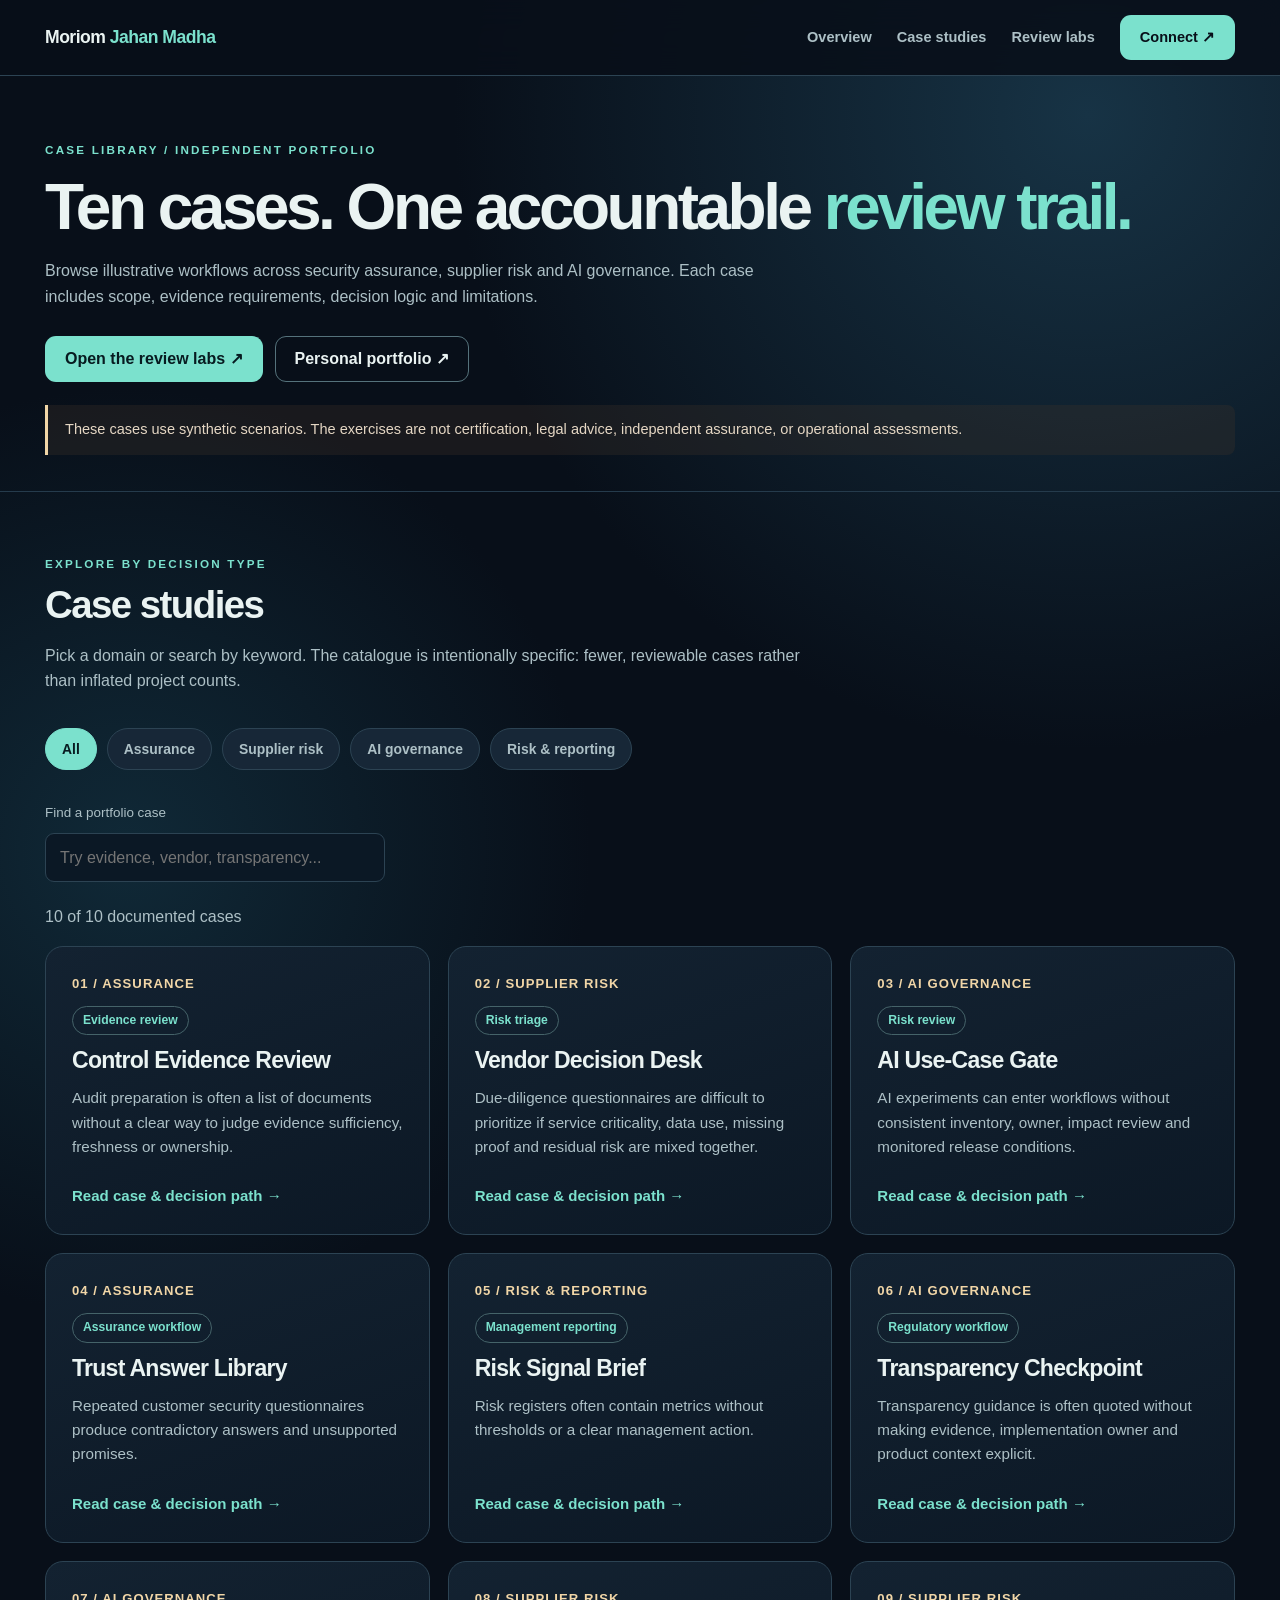
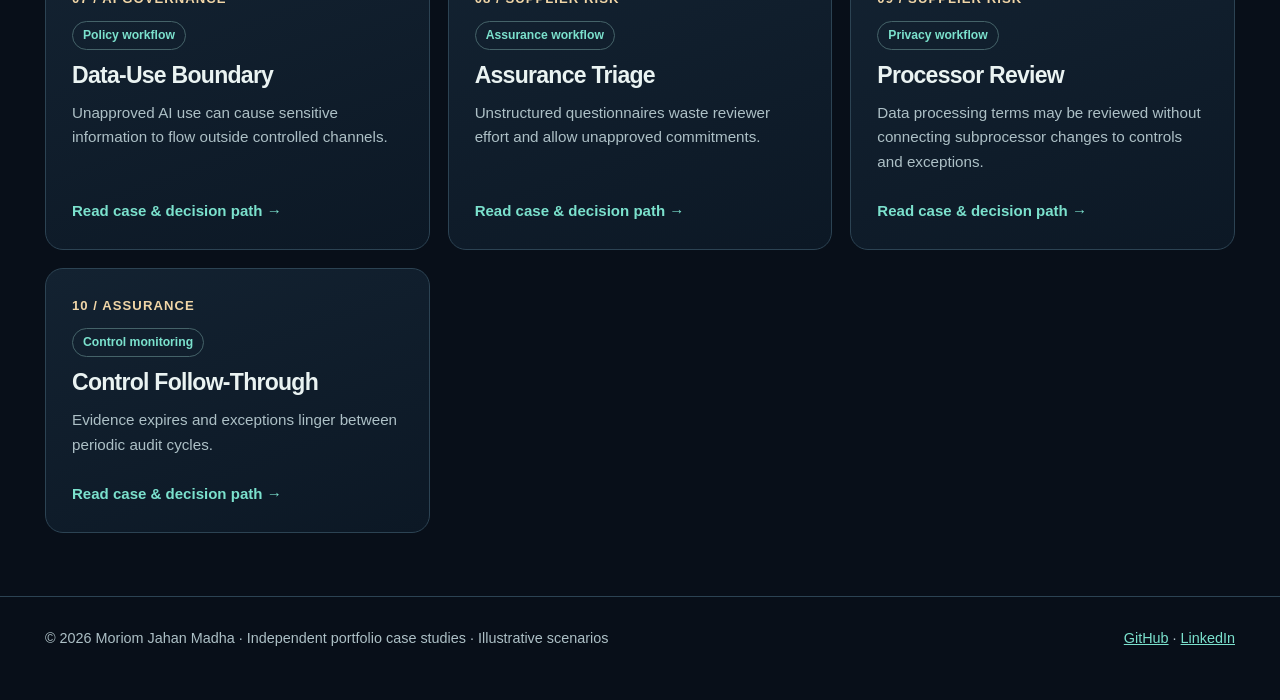
<file: index.html>
<!doctype html><html lang="en"><head><meta charset="utf-8"><meta name="viewport" content="width=device-width, initial-scale=1"><meta name="theme-color" content="#080f19"><meta name="description" content="Moriom Jahan Madha — portfolio case studies in security assurance, third-party risk, evidence reviews and AI governance."><meta property="og:type" content="website"><meta property="og:title" content="Governance Case Library | Moriom Jahan Madha"><meta property="og:description" content="Traceable controls. Reviewable evidence. Accountable decisions."><title>Governance Case Library | Moriom Jahan Madha</title><link rel="stylesheet" href="assets/styles.css"></head><body><a class="skip" href="#content">Skip to content</a><header class="site-nav"><div class="shell nav-row"><a class="brand" href="index.html" aria-label="Moriom Jahan Madha home">Moriom <em>Jahan Madha</em></a><nav class="nav-links" aria-label="Main navigation"><a href="index.html">Overview</a><a href="index.html#projects">Case studies</a><a href="labs.html">Review labs</a><a class="button" href="https://www.linkedin.com/in/alaina-yn/" target="_blank" rel="noopener noreferrer">Connect ↗</a></nav></div></header><main id="content">
<section class="shell page-heading"><div class="eyebrow">Case library / Independent portfolio</div><h1>Ten cases. One accountable <span style="color:var(--mint)">review trail.</span></h1><p>Browse illustrative workflows across security assurance, supplier risk and AI governance. Each case includes scope, evidence requirements, decision logic and limitations.</p><div class="cta-row"><a class="button" href="labs.html">Open the review labs ↗</a><a class="button-outline" href="https://alaina-yn.pages.dev/">Personal portfolio ↗</a></div><div class="notice" style="margin-top:23px">These cases use synthetic scenarios. The exercises are not certification, legal advice, independent assurance, or operational assessments.</div></section>
<section class="section" id="projects"><div class="shell"><div class="section-head"><div class="eyebrow">Explore by decision type</div><h2>Case studies</h2><p>Pick a domain or search by keyword. The catalogue is intentionally specific: fewer, reviewable cases rather than inflated project counts.</p></div><div class="filters" id="filters" role="group" aria-label="Case study filters"><button class="active" data-filter="All" aria-pressed="true">All</button><button data-filter="Assurance" aria-pressed="false">Assurance</button><button data-filter="Supplier Risk" aria-pressed="false">Supplier risk</button><button data-filter="AI Governance" aria-pressed="false">AI governance</button><button data-filter="Risk & Reporting" aria-pressed="false">Risk & reporting</button></div><label for="search" class="small-kicker">Find a portfolio case</label><div style="margin:8px 0 22px"><input class="search" id="search" type="search" placeholder="Try evidence, vendor, transparency..." autocomplete="off"></div><p id="count" class="muted" aria-live="polite"></p><div id="case-grid" class="grid" aria-live="polite"></div></div></section>
<script src="assets/catalogue.js" defer></script></main><footer class="footer"><div class="shell footer-row"><span>© <span id="year"></span> Moriom Jahan Madha · Independent portfolio case studies · Illustrative scenarios</span><span><a href="https://github.com/alaina-yn">GitHub</a> · <a href="https://www.linkedin.com/in/alaina-yn/">LinkedIn</a></span></div></footer><script>document.getElementById('year').textContent=new Date().getFullYear()</script></body></html>
</file>
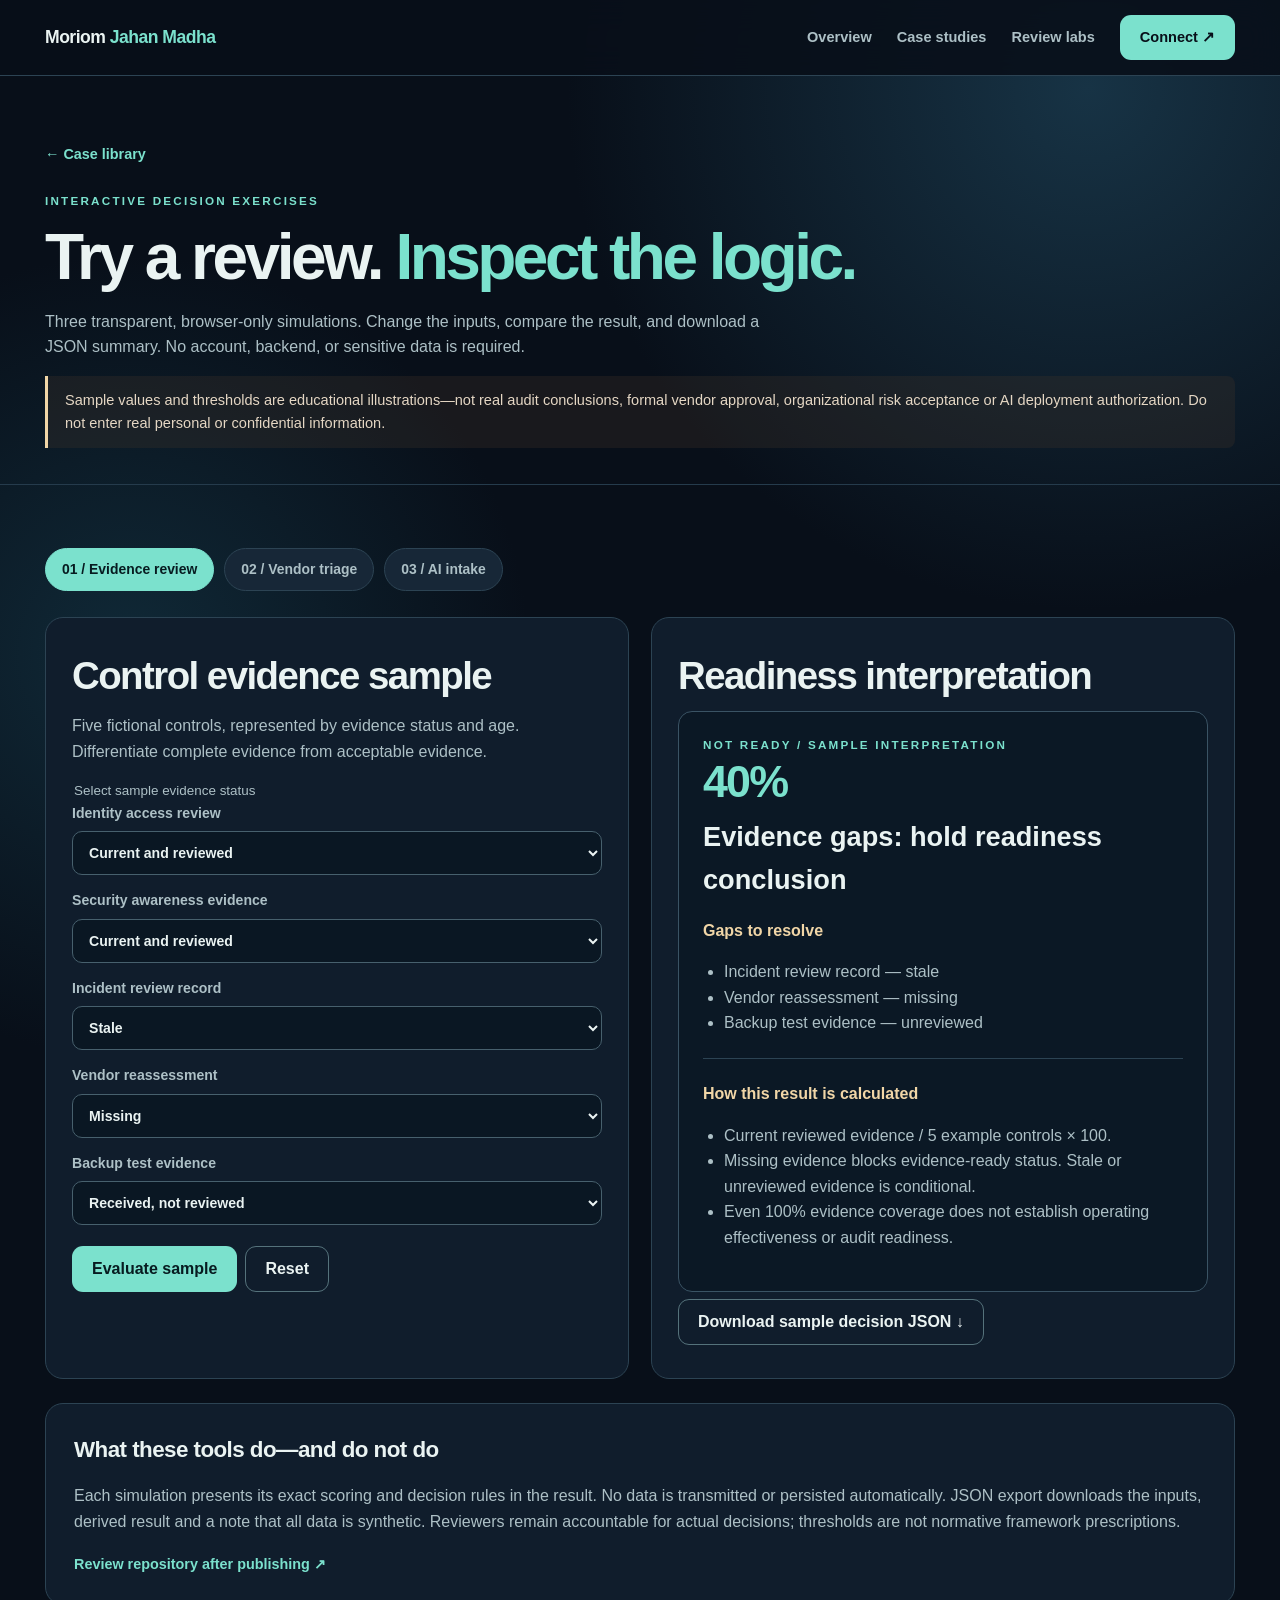
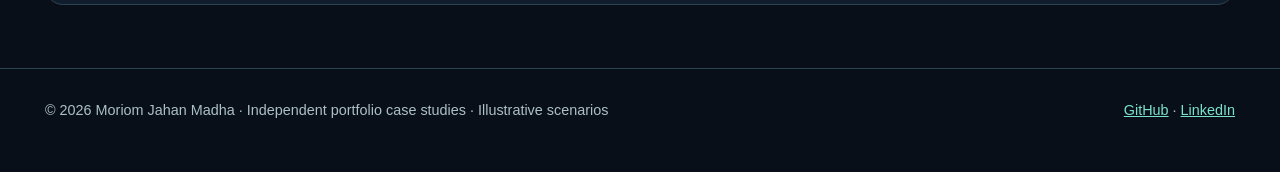
<file: labs.html>
<!doctype html><html lang="en"><head><meta charset="utf-8"><meta name="viewport" content="width=device-width, initial-scale=1"><meta name="theme-color" content="#080f19"><meta name="description" content="Moriom Jahan Madha — portfolio case studies in security assurance, third-party risk, evidence reviews and AI governance."><meta property="og:type" content="website"><meta property="og:title" content="Interactive Review Labs | Moriom Jahan Madha"><meta property="og:description" content="Traceable controls. Reviewable evidence. Accountable decisions."><title>Interactive Review Labs | Moriom Jahan Madha</title><link rel="stylesheet" href="assets/styles.css"></head><body><a class="skip" href="#content">Skip to content</a><header class="site-nav"><div class="shell nav-row"><a class="brand" href="index.html" aria-label="Moriom Jahan Madha home">Moriom <em>Jahan Madha</em></a><nav class="nav-links" aria-label="Main navigation"><a href="index.html">Overview</a><a href="index.html#projects">Case studies</a><a href="labs.html">Review labs</a><a class="button" href="https://www.linkedin.com/in/alaina-yn/" target="_blank" rel="noopener noreferrer">Connect ↗</a></nav></div></header><main id="content"><section class="shell page-heading"><a href="index.html" class="back">← Case library</a><div class="eyebrow" style="margin-top:25px">Interactive decision exercises</div><h1>Try a review. <span style="color:var(--mint)">Inspect the logic.</span></h1><p>Three transparent, browser-only simulations. Change the inputs, compare the result, and download a JSON summary. No account, backend, or sensitive data is required.</p><div class="notice">Sample values and thresholds are educational illustrations—not real audit conclusions, formal vendor approval, organizational risk acceptance or AI deployment authorization. Do not enter real personal or confidential information.</div></section><section class="section"><div class="shell"><div class="tabs" role="tablist" aria-label="Review labs"><button role="tab" id="tab-audit" aria-controls="lab-audit" aria-selected="true" tabindex="0" class="active" data-lab="audit">01 / Evidence review</button><button role="tab" id="tab-vendor" aria-controls="lab-vendor" aria-selected="false" tabindex="-1" data-lab="vendor">02 / Vendor triage</button><button role="tab" id="tab-ai" aria-controls="lab-ai" aria-selected="false" tabindex="-1" data-lab="ai">03 / AI intake</button></div>
<div id="lab-audit" role="tabpanel" aria-labelledby="tab-audit"><div class="lab-layout"><form class="lab-card" id="audit-form"><h2>Control evidence sample</h2><p class="muted">Five fictional controls, represented by evidence status and age. Differentiate complete evidence from acceptable evidence.</p><fieldset><legend class="small-kicker">Select sample evidence status</legend><label>Identity access review<select name="a1"><option value="current">Current and reviewed</option><option value="missing">Missing</option><option value="stale">Stale</option><option value="unreviewed">Received, not reviewed</option></select></label><label>Security awareness evidence<select name="a2"><option value="current">Current and reviewed</option><option value="missing">Missing</option><option value="stale">Stale</option><option value="unreviewed">Received, not reviewed</option></select></label><label>Incident review record<select name="a3"><option value="stale" selected>Stale</option><option value="current">Current and reviewed</option><option value="missing">Missing</option><option value="unreviewed">Received, not reviewed</option></select></label><label>Vendor reassessment<select name="a4"><option value="missing" selected>Missing</option><option value="current">Current and reviewed</option><option value="stale">Stale</option><option value="unreviewed">Received, not reviewed</option></select></label><label>Backup test evidence<select name="a5"><option value="unreviewed" selected>Received, not reviewed</option><option value="current">Current and reviewed</option><option value="missing">Missing</option><option value="stale">Stale</option></select></label></fieldset><button class="button" type="submit">Evaluate sample</button><button class="button-outline" type="button" data-reset="audit">Reset</button></form><div class="lab-card"><h2>Readiness interpretation</h2><div class="result" id="audit-result" aria-live="polite"></div><button class="button-outline" type="button" data-export="audit">Download sample decision JSON ↓</button></div></div></div>
<div id="lab-vendor" class="hidden" role="tabpanel" aria-labelledby="tab-vendor"><div class="lab-layout"><form class="lab-card" id="vendor-form"><h2>Supplier intake sample</h2><p class="muted">Transparent risk triage on a 1–9 illustrative scale. Unresolved evidence blocks recommendations to proceed.</p><label>Business dependency<select name="criticality"><option value="1">Low — replaceable convenience tool (1)</option><option value="2">Medium — useful business function (2)</option><option value="3" selected>High — business-critical service (3)</option></select></label><label>Data sensitivity<select name="data"><option value="0">No internal sensitive data (0)</option><option value="2" selected>Internal or confidential data (2)</option><option value="3">Sensitive regulated data (3)</option></select></label><label>External AI processing<select name="ai"><option value="0">No (0)</option><option value="2" selected>Yes (2)</option></select></label><label>Subprocessor exposure<select name="subprocessors"><option value="0">No material subprocessors (0)</option><option value="1" selected>One or more material subprocessors (1)</option></select></label><label>Security evidence<select name="security"><option value="verified">Reviewed for the stated scope</option><option value="pending" selected>Pending / incomplete</option></select></label><label>Privacy and contractual evidence<select name="privacy"><option value="verified">Reviewed for the stated scope</option><option value="pending" selected>Pending / incomplete</option></select></label><button class="button" type="submit">Triage supplier</button><button class="button-outline" type="button" data-reset="vendor">Reset</button></form><div class="lab-card"><h2>Illustrative decision memo</h2><div class="result" id="vendor-result" aria-live="polite"></div><button class="button-outline" type="button" data-export="vendor">Download sample decision JSON ↓</button></div></div></div>
<div id="lab-ai" class="hidden" role="tabpanel" aria-labelledby="tab-ai"><div class="lab-layout"><form class="lab-card" id="ai-form"><h2>AI use-case intake sample</h2><p class="muted">A contextual assessment, not an AI risk certification. Higher impact and autonomy call for stronger oversight and evidence.</p><label>Potential impact on affected people<select name="impact"><option value="1">Limited (1)</option><option value="2" selected>Moderate (2)</option><option value="3">Material / high (3)</option></select></label><label>System autonomy<select name="autonomy"><option value="0">Human reviews each output (0)</option><option value="2" selected>Partly automated decisions (2)</option><option value="3">Acts without prior review (3)</option></select></label><label>Information sensitivity<select name="sensitivity"><option value="0">Public / nonsensitive (0)</option><option value="2" selected>Confidential information (2)</option><option value="3">Highly sensitive / regulated data (3)</option></select></label><label>Named accountable reviewer<select name="owner"><option value="yes">Yes</option><option value="no" selected>No</option></select></label><label>Relevant testing / evaluation evidence<select name="evaluation"><option value="yes">Reviewed and documented</option><option value="no" selected>Not yet reviewed</option></select></label><button class="button" type="submit">Review AI intake</button><button class="button-outline" type="button" data-reset="ai">Reset</button></form><div class="lab-card"><h2>Governance interpretation</h2><div class="result" id="ai-result" aria-live="polite"></div><button class="button-outline" type="button" data-export="ai">Download sample decision JSON ↓</button></div></div></div>
<div class="panel" style="margin-top:24px"><h3>What these tools do—and do not do</h3><p>Each simulation presents its exact scoring and decision rules in the result. No data is transmitted or persisted automatically. JSON export downloads the inputs, derived result and a note that all data is synthetic. Reviewers remain accountable for actual decisions; thresholds are not normative framework prescriptions.</p><a href="https://github.com/alaina-yn/alaina-yn-projects" class="back">Review repository after publishing ↗</a></div></div></section><script src="assets/logic.js" defer></script><script src="assets/labs.js" defer></script></main><footer class="footer"><div class="shell footer-row"><span>© <span id="year"></span> Moriom Jahan Madha · Independent portfolio case studies · Illustrative scenarios</span><span><a href="https://github.com/alaina-yn">GitHub</a> · <a href="https://www.linkedin.com/in/alaina-yn/">LinkedIn</a></span></div></footer><script>document.getElementById('year').textContent=new Date().getFullYear()</script></body></html>
</file>
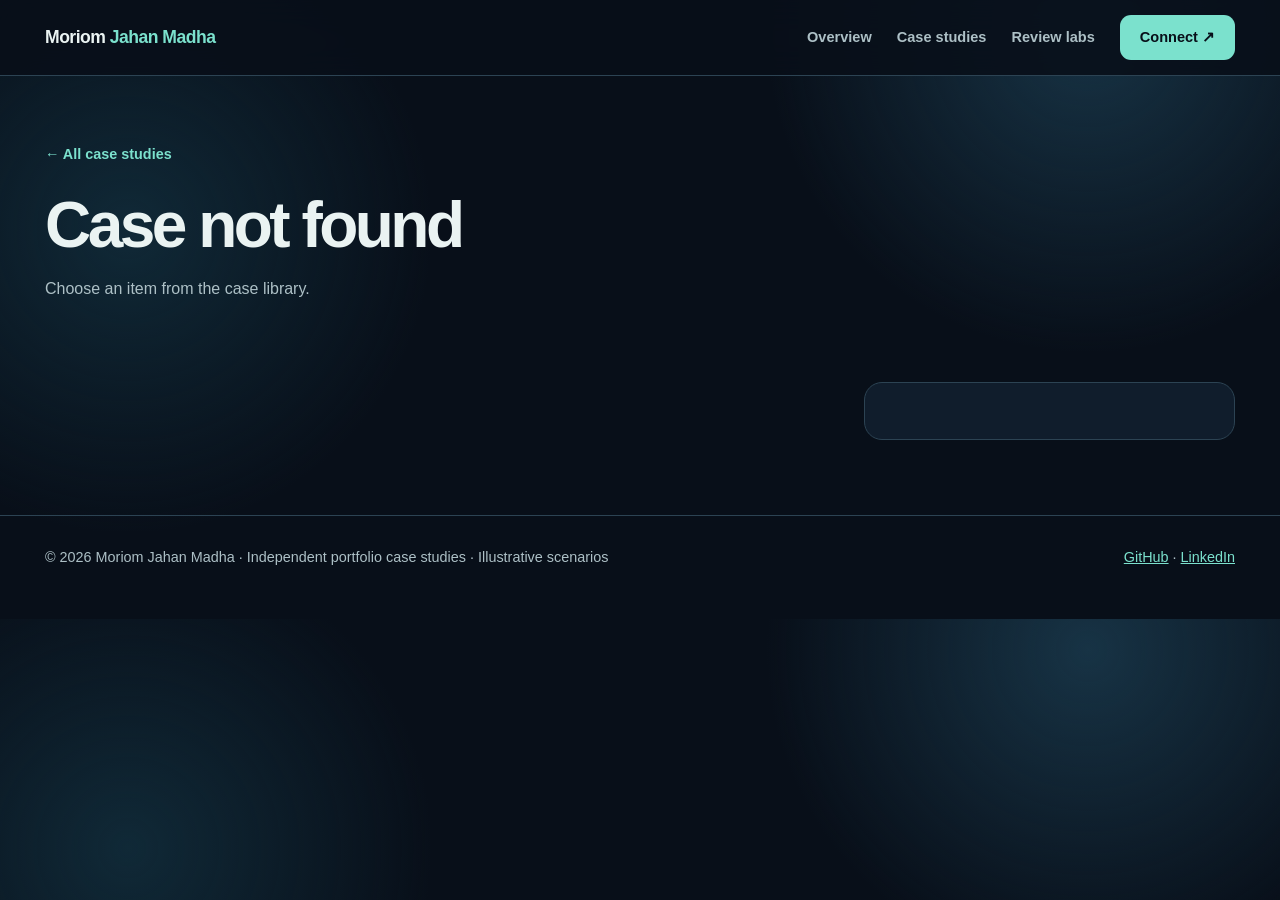
<file: project.html>
<!doctype html><html lang="en"><head><meta charset="utf-8"><meta name="viewport" content="width=device-width, initial-scale=1"><meta name="theme-color" content="#080f19"><meta name="description" content="Moriom Jahan Madha — portfolio case studies in security assurance, third-party risk, evidence reviews and AI governance."><meta property="og:type" content="website"><meta property="og:title" content="Case Study | Moriom Jahan Madha"><meta property="og:description" content="Traceable controls. Reviewable evidence. Accountable decisions."><title>Case Study | Moriom Jahan Madha</title><link rel="stylesheet" href="assets/styles.css"></head><body><a class="skip" href="#content">Skip to content</a><header class="site-nav"><div class="shell nav-row"><a class="brand" href="index.html" aria-label="Moriom Jahan Madha home">Moriom <em>Jahan Madha</em></a><nav class="nav-links" aria-label="Main navigation"><a href="index.html">Overview</a><a href="index.html#projects">Case studies</a><a href="labs.html">Review labs</a><a class="button" href="https://www.linkedin.com/in/alaina-yn/" target="_blank" rel="noopener noreferrer">Connect ↗</a></nav></div></header><main id="content"><section class="shell page-heading"><a class="back" href="index.html">← All case studies</a><div id="case-head" style="margin-top:23px"><div class="eyebrow">Portfolio case</div><h1>Loading case…</h1></div></section><div class="shell case-layout"><article class="case-main" id="case-main"></article><aside class="panel meta-box" id="case-meta"></aside></div><script src="assets/catalogue.js" defer></script></main><footer class="footer"><div class="shell footer-row"><span>© <span id="year"></span> Moriom Jahan Madha · Independent portfolio case studies · Illustrative scenarios</span><span><a href="https://github.com/alaina-yn">GitHub</a> · <a href="https://www.linkedin.com/in/alaina-yn/">LinkedIn</a></span></div></footer><script>document.getElementById('year').textContent=new Date().getFullYear()</script></body></html>
</file>
<file: assets/styles.css>
:root{color-scheme:dark;--bg:#080f19;--surface:#101d2c;--surface2:#172737;--ink:#eaf3f2;--muted:#adc0c6;--line:#2c4353;--mint:#7be1cd;--sand:#f1d6a7;--blue:#86b6e7;--radius:18px;--max:1190px}*{box-sizing:border-box}html{scroll-behavior:smooth}body{margin:0;background:radial-gradient(circle at 85% 5%,#173345 0%,transparent 26%),radial-gradient(circle at 10% 37%,#102937 0%,transparent 25%),var(--bg);color:var(--ink);font-family:Inter,ui-sans-serif,-apple-system,BlinkMacSystemFont,"Segoe UI",sans-serif;line-height:1.6}a{color:inherit}a:hover{color:var(--mint)}button,input,select,textarea{font:inherit}button{cursor:pointer}button:disabled{opacity:.55;cursor:not-allowed}.shell{width:min(var(--max),calc(100% - 40px));margin:auto}.skip{position:absolute;left:-9999px;top:10px;background:var(--mint);color:var(--bg);padding:9px}.skip:focus{left:14px;z-index:30}.site-nav{position:sticky;top:0;z-index:20;background:rgba(8,15,25,.89);backdrop-filter:blur(16px);border-bottom:1px solid var(--line)}.nav-row{min-height:75px;display:flex;justify-content:space-between;gap:16px;align-items:center}.brand{font-size:1.1rem;text-decoration:none;font-weight:750;letter-spacing:-.03em}.brand em{font-style:normal;color:var(--mint)}.nav-links{display:flex;align-items:center;gap:25px}.nav-links a{text-decoration:none;color:var(--muted);font-weight:600;font-size:.91rem}.nav-links a:hover{color:var(--mint)}.nav-links .button{color:var(--bg)}.button,.button-outline{display:inline-flex;align-items:center;justify-content:center;gap:8px;padding:12px 19px;text-decoration:none;border-radius:11px;background:var(--mint);color:#071b20;border:1px solid transparent;font-weight:750;line-height:1.25}.button:hover{background:#a0eee0;color:#071b20}.button-outline{color:var(--ink);border-color:#55727b;background:transparent}.button-outline:hover{border-color:var(--mint);color:var(--mint)}.eyebrow{text-transform:uppercase;letter-spacing:.19em;font-size:.73rem;color:var(--mint);font-weight:800}.hero{padding:98px 0 83px;display:grid;grid-template-columns:1.4fr .85fr;gap:56px;align-items:end}.hero h1{font-size:clamp(3rem,6.1vw,5.9rem);line-height:1.05;max-width:830px;letter-spacing:-.064em;font-weight:790;margin:18px 0 24px}.hero h1 span{color:var(--mint)}.hero p,.intro{font-size:1.08rem;max-width:700px;color:var(--muted)}.hero-side{padding:30px;background:linear-gradient(145deg,#132f3a,#10212d);border:1px solid #41606b;border-radius:24px;box-shadow:0 30px 75px #0004}.hero-side .tiny{color:var(--sand);letter-spacing:.08em;text-transform:uppercase;font-size:.76rem;font-weight:750}.hero-side h3{font-size:1.7rem;line-height:1.16;letter-spacing:-.04em;margin:12px 0}.hero-side ul{padding-left:20px;color:var(--muted)}.hero-side li{margin:12px 0}.cta-row{display:flex;gap:12px;flex-wrap:wrap;margin-top:27px}.section{padding:63px 0;border-top:1px solid #253b4c}.section h2{font-size:clamp(2rem,3vw,3rem);line-height:1.13;letter-spacing:-.04em;margin:10px 0 14px}.section-head{max-width:760px;margin-bottom:34px}.section-head p{color:var(--muted)}.grid{display:grid;grid-template-columns:repeat(3,1fr);gap:18px}.card{background:linear-gradient(160deg,#132231,#0c1825);border:1px solid var(--line);border-radius:var(--radius);padding:26px;display:flex;flex-direction:column;gap:12px;min-height:265px;transition:transform .18s,border-color .18s}.card:hover{transform:translateY(-3px);border-color:#6b9b9c}.card .num{color:var(--sand);font-size:.82rem;font-weight:750;letter-spacing:.08em}.card h3{margin:0;font-size:1.44rem;letter-spacing:-.032em;line-height:1.17}.card p{margin:0;color:var(--muted);font-size:.95rem}.card a.card-link{color:var(--mint);text-decoration:none;font-size:.94rem;font-weight:750;margin-top:auto;padding-top:13px}.small-kicker{color:var(--muted);font-size:.84rem}.badge{display:inline-flex;max-width:fit-content;padding:4px 10px;border:1px solid #456369;border-radius:50px;color:var(--mint);font-size:.76rem;font-weight:750}.split{display:grid;grid-template-columns:1fr 1fr;gap:20px}.panel{background:var(--surface);border:1px solid var(--line);border-radius:var(--radius);padding:28px}.panel h3{font-size:1.4rem;margin:0 0 12px;letter-spacing:-.025em}.panel p{color:var(--muted)}.steps{counter-reset:step;list-style:none;padding:0}.steps li{counter-increment:step;padding:13px 0 13px 42px;position:relative;border-bottom:1px solid var(--line)}.steps li:before{content:counter(step,decimal-leading-zero);position:absolute;left:0;top:13px;color:var(--mint);font-size:.85rem;font-weight:750}.steps li:last-child{border-bottom:0}.footer{border-top:1px solid var(--line);padding:30px 0 50px;color:var(--muted);font-size:.9rem}.footer-row{display:flex;justify-content:space-between;gap:22px;flex-wrap:wrap}.footer a{color:var(--mint)}.notice{border-left:3px solid var(--sand);padding:13px 17px;background:#3f34294d;color:#e5d7c4;border-radius:0 8px 8px 0;font-size:.91rem}.muted{color:var(--muted)}.page-heading{padding:65px 0 36px}.page-heading h1{font-size:clamp(2.4rem,5vw,4.3rem);line-height:1.1;letter-spacing:-.055em;margin:12px 0}.page-heading p{max-width:750px;color:var(--muted)}.filters{display:flex;gap:10px;flex-wrap:wrap;align-items:center;margin:0 0 29px}.filters button,.tabs button{background:var(--surface2);color:var(--muted);border:1px solid var(--line);border-radius:25px;padding:9px 16px;font-size:.87rem;font-weight:740}.filters button.active,.tabs button.active{color:#071b20;background:var(--mint);border-color:var(--mint)}.search{width:100%;max-width:340px;padding:11px 14px;border-radius:9px;background:#0b1825;border:1px solid var(--line);color:var(--ink);outline-offset:3px}.case-layout{display:grid;grid-template-columns:minmax(0,1.6fr) minmax(280px,.75fr);gap:28px;margin:28px auto 75px}.case-main .panel{margin:18px 0}.meta-box{position:sticky;top:100px;align-self:start}.meta-box .badge{margin:5px 5px 4px 0}.back{color:var(--mint);text-decoration:none;font-weight:740;font-size:.9rem}.bullet-list{padding-left:20px;color:var(--muted)}.bullet-list li{margin-bottom:10px}.lab-layout{display:grid;grid-template-columns:1fr 1fr;gap:22px}.lab-card{background:var(--surface);border:1px solid var(--line);border-radius:var(--radius);padding:26px}.lab-card fieldset{border:0;padding:0;margin:0}.lab-card label{display:block;color:var(--muted);font-size:.88rem;font-weight:660;margin-bottom:14px}.lab-card select,.lab-card input{width:100%;padding:12px;background:#0a1723;border:1px solid #47606d;border-radius:10px;color:var(--ink);margin-top:7px}.lab-card select:focus,.lab-card input:focus,.search:focus,button:focus-visible,a:focus-visible{outline:2px solid var(--mint);outline-offset:3px}.lab-card .button,.lab-card .button-outline{margin:7px 8px 7px 0}.result{background:#0b1825;border:1px solid #3a5364;border-radius:14px;padding:24px;min-height:270px}.result h3{margin:6px 0;font-size:1.7rem}.result .metric{font-size:2.8rem;line-height:1.2;color:var(--mint);font-weight:790;letter-spacing:-.04em}.result strong{color:var(--sand)}.result ul{padding-left:21px;color:var(--muted)}.tabs{display:flex;flex-wrap:wrap;gap:10px;margin:0 0 26px}.hidden{display:none!important}.hr{border:0;border-top:1px solid var(--line);margin:22px 0}.info-strip{display:flex;gap:14px;flex-wrap:wrap;margin-top:19px}.info-strip span{background:#0f2630;border:1px solid var(--line);padding:8px 13px;border-radius:9px;color:var(--muted);font-size:.84rem}@media(max-width:900px){.hero,.case-layout,.lab-layout{grid-template-columns:1fr}.grid{grid-template-columns:repeat(2,1fr)}.meta-box{position:static}}@media(max-width:640px){.shell{width:min(100% - 28px,var(--max))}.nav-row{flex-wrap:wrap;padding:12px 0}.nav-links{gap:14px;flex-wrap:wrap}.hero{padding:60px 0 54px;gap:27px}.hero h1{font-size:3.05rem}.grid,.split{grid-template-columns:1fr}.section{padding:45px 0}.page-heading{padding:42px 0 22px}.lab-card{padding:18px}}@media(prefers-reduced-motion:reduce){html{scroll-behavior:auto}.card{transition:none}}
</file>
